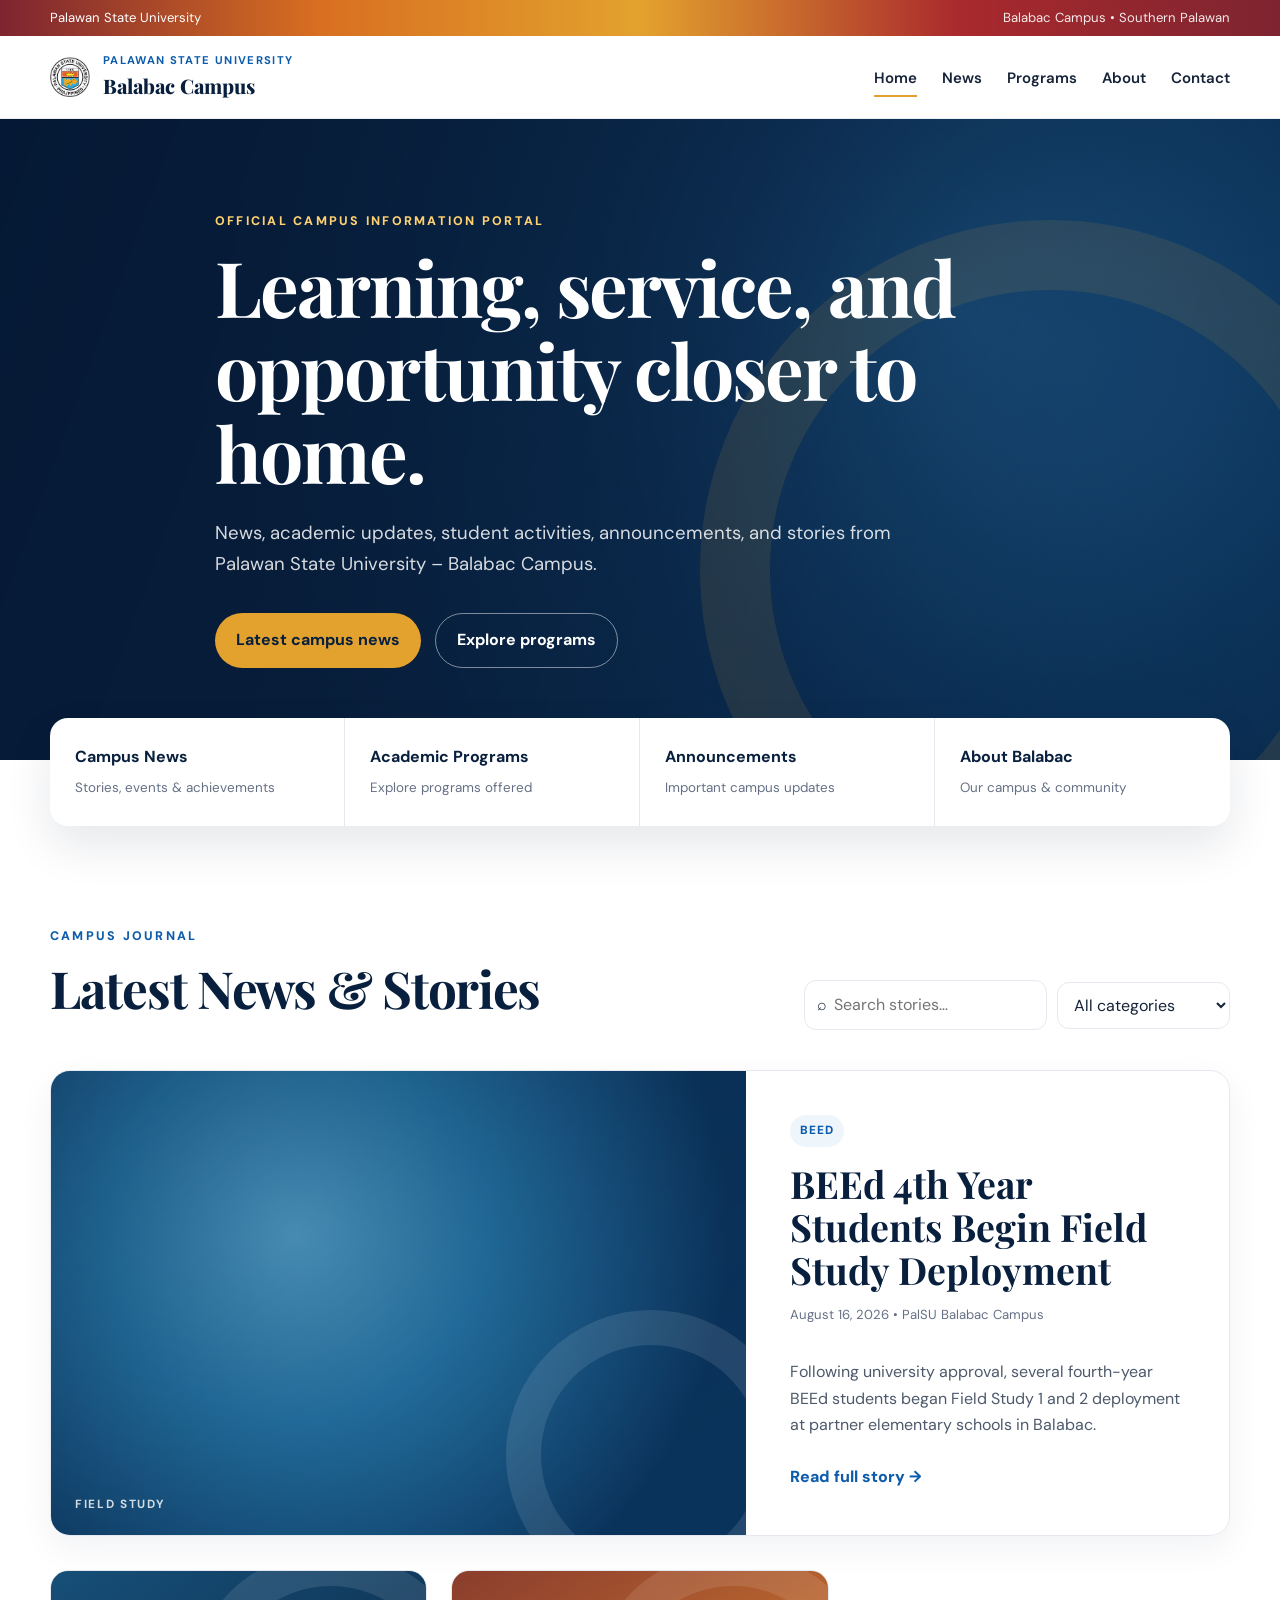
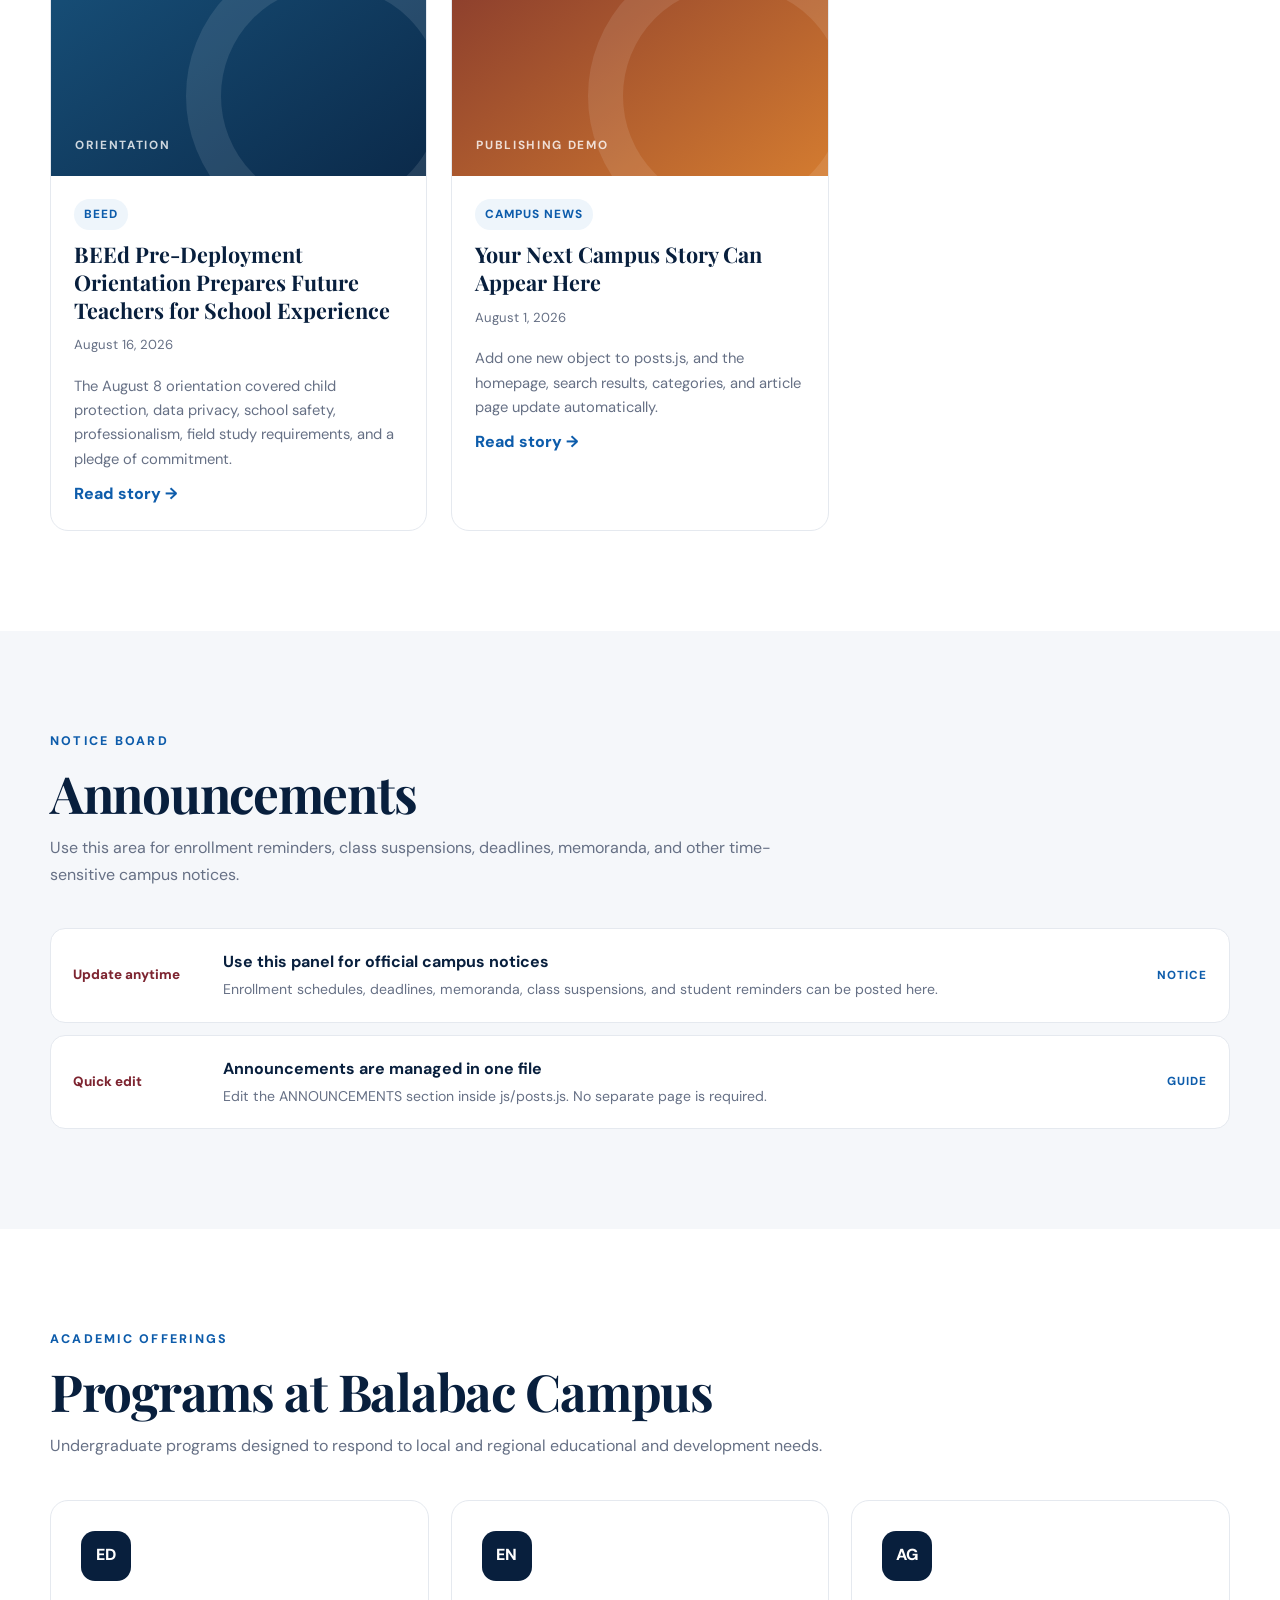
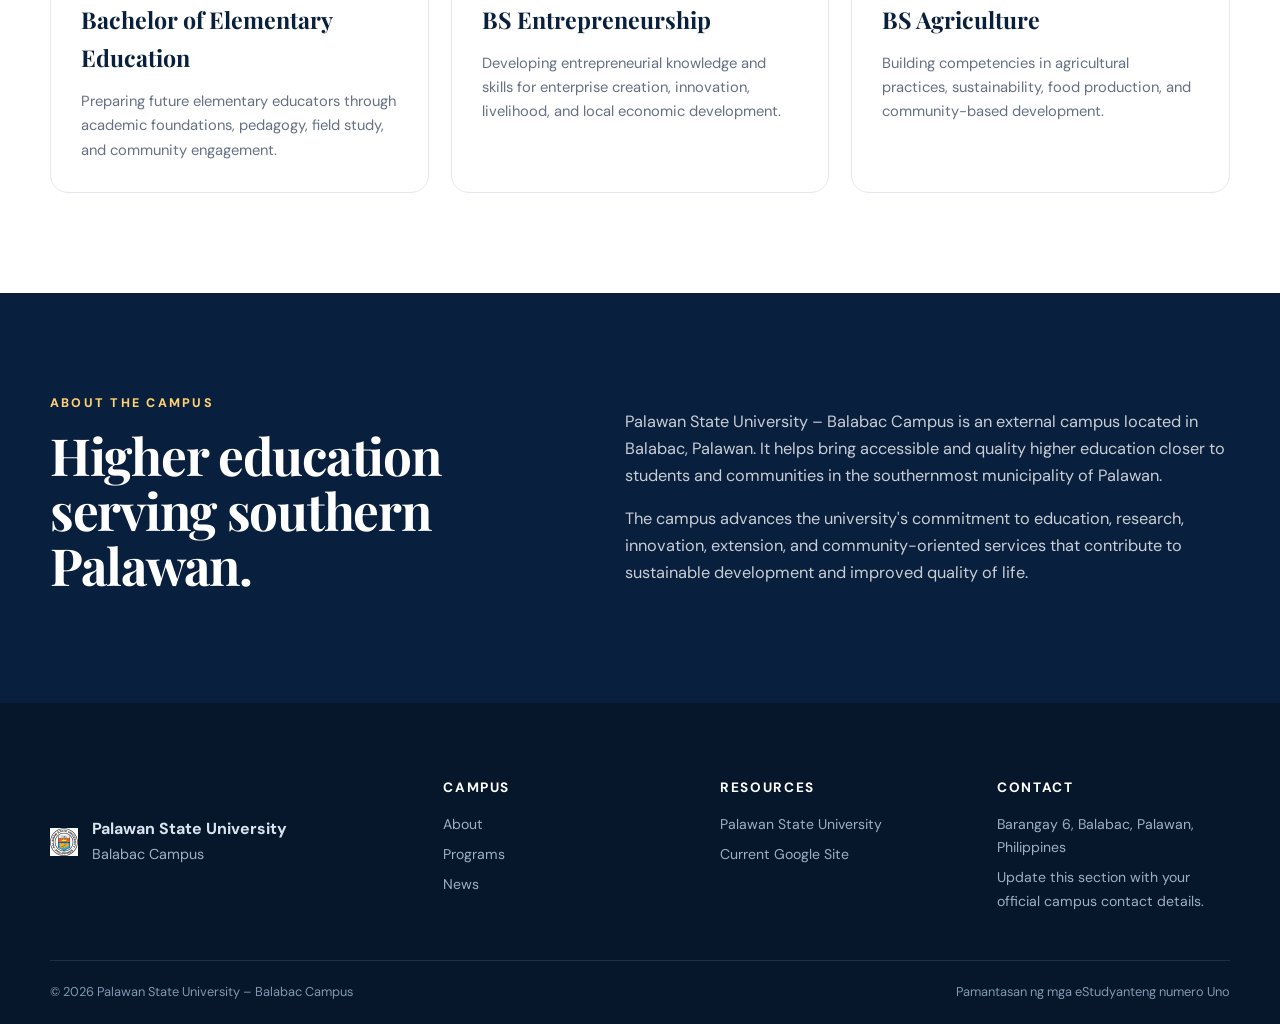
<file: index.html>
<!doctype html>
<html lang="en">
<head>
  <meta charset="utf-8">
  <meta name="viewport" content="width=device-width, initial-scale=1">
  <meta name="description" content="Palawan State University – Balabac Campus news, announcements, academic programs, and campus updates.">
  <title>PalSU Balabac Campus</title>
  <link rel="preconnect" href="https://fonts.googleapis.com">
  <link rel="preconnect" href="https://fonts.gstatic.com" crossorigin>
  <link href="https://fonts.googleapis.com/css2?family=DM+Sans:wght@400;500;600;700&family=Playfair+Display:wght@700;800&display=swap" rel="stylesheet">
  <link rel="stylesheet" href="css/style.css">
</head>
<body>
  <div class="top-strip">
    <div class="container top-strip-inner">
      <span>Palawan State University</span>
      <span class="top-strip-note">Balabac Campus • Southern Palawan</span>
    </div>
  </div>

  <header class="site-header">
    <div class="container header-inner">
      <a class="brand" href="index.html" aria-label="PalSU Balabac Campus home">
        <img
  src="images/palsu-logo.png"
  alt="Palawan State University logo"
  class="site-logo">
        <div>
          <div class="brand-kicker">Palawan State University</div>
          <div class="brand-name">Balabac Campus</div>
        </div>
      </a>
      <button class="nav-toggle" aria-label="Open menu" aria-expanded="false">☰</button>
      <nav class="main-nav" aria-label="Main navigation">
        <a class="active" href="index.html">Home</a>
        <a href="#news">News</a>
        <a href="#programs">Programs</a>
        <a href="#about">About</a>
        <a href="#contact">Contact</a>
      </nav>
    </div>
  </header>

  <main>
    <section class="hero">
      <div class="hero-overlay"></div>
      <div class="container hero-content">
        <p class="eyebrow">Official Campus Information Portal</p>
        <h1>Learning, service, and opportunity closer to home.</h1>
        <p class="hero-copy">
          News, academic updates, student activities, announcements, and stories
          from Palawan State University – Balabac Campus.
        </p>
        <div class="hero-actions">
          <a href="#news" class="button button-primary">Latest campus news</a>
          <a href="#programs" class="button button-ghost">Explore programs</a>
        </div>
      </div>
    </section>

    <section class="quick-links">
      <div class="container quick-links-grid">
        <a href="#news" class="quick-link"><strong>Campus News</strong><span>Stories, events & achievements</span></a>
        <a href="#programs" class="quick-link"><strong>Academic Programs</strong><span>Explore programs offered</span></a>
        <a href="#announcements" class="quick-link"><strong>Announcements</strong><span>Important campus updates</span></a>
        <a href="#about" class="quick-link"><strong>About Balabac</strong><span>Our campus & community</span></a>
      </div>
    </section>

    <section class="section" id="news">
      <div class="container">
        <div class="section-heading split-heading">
          <div>
            <p class="eyebrow dark">Campus Journal</p>
            <h2>Latest News & Stories</h2>
          </div>
          <div class="filters">
            <label class="search-box">
              <span aria-hidden="true">⌕</span>
              <input id="searchInput" type="search" placeholder="Search stories…" autocomplete="off">
            </label>
            <select id="categoryFilter" aria-label="Filter by category">
              <option value="all">All categories</option>
            </select>
          </div>
        </div>

        <div id="featuredStory" class="featured-story"></div>
        <div id="postsGrid" class="posts-grid" aria-live="polite"></div>
        <div id="emptyState" class="empty-state" hidden>No stories match your search.</div>
      </div>
    </section>

    <section class="section section-soft" id="announcements">
      <div class="container">
        <div class="section-heading">
          <p class="eyebrow dark">Notice Board</p>
          <h2>Announcements</h2>
          <p>Use this area for enrollment reminders, class suspensions, deadlines, memoranda, and other time-sensitive campus notices.</p>
        </div>
        <div class="announcement-list" id="announcementList"></div>
      </div>
    </section>

    <section class="section" id="programs">
      <div class="container">
        <div class="section-heading">
          <p class="eyebrow dark">Academic Offerings</p>
          <h2>Programs at Balabac Campus</h2>
          <p>Undergraduate programs designed to respond to local and regional educational and development needs.</p>
        </div>
        <div class="program-grid">
          <article class="program-card">
            <div class="program-icon">ED</div>
            <h3>Bachelor of Elementary Education</h3>
            <p>Preparing future elementary educators through academic foundations, pedagogy, field study, and community engagement.</p>
          </article>
          <article class="program-card">
            <div class="program-icon">EN</div>
            <h3>BS Entrepreneurship</h3>
            <p>Developing entrepreneurial knowledge and skills for enterprise creation, innovation, livelihood, and local economic development.</p>
          </article>
          <article class="program-card">
            <div class="program-icon">AG</div>
            <h3>BS Agriculture</h3>
            <p>Building competencies in agricultural practices, sustainability, food production, and community-based development.</p>
          </article>
        </div>
      </div>
    </section>

    <section class="section campus-intro" id="about">
      <div class="container campus-intro-grid">
        <div>
          <p class="eyebrow dark">About the Campus</p>
          <h2>Higher education serving southern Palawan.</h2>
        </div>
        <div class="campus-copy">
          <p>
            Palawan State University – Balabac Campus is an external campus located in
            Balabac, Palawan. It helps bring accessible and quality higher education
            closer to students and communities in the southernmost municipality of Palawan.
          </p>
          <p>
            The campus advances the university's commitment to education, research,
            innovation, extension, and community-oriented services that contribute to
            sustainable development and improved quality of life.
          </p>
        </div>
      </div>
    </section>
  </main>

  <footer id="contact">
    <div class="container footer-grid">
      <div class="footer-brand">
       <img
  src="images/palsu-logo.png"
  alt="Palawan State University logo"
  class="site-logo footer-logo">
        <div>
          <strong>Palawan State University</strong>
          <span>Balabac Campus</span>
        </div>
      </div>
      <div>
        <h3>Campus</h3>
        <a href="#about">About</a>
        <a href="#programs">Programs</a>
        <a href="#news">News</a>
      </div>
      <div>
        <h3>Resources</h3>
        <a href="https://psu.palawan.edu.ph/" target="_blank" rel="noopener">Palawan State University</a>
        <a href="https://sites.google.com/psu.palawan.edu.ph/palsu-balabaccampus/home" target="_blank" rel="noopener">Current Google Site</a>
      </div>
      <div>
        <h3>Contact</h3>
        <p>Barangay 6, Balabac, Palawan, Philippines</p>
        <p>Update this section with your official campus contact details.</p>
      </div>
    </div>
    <div class="container footer-bottom">
      <span>© <span id="year"></span> Palawan State University – Balabac Campus</span>
      <span>Pamantasan ng mga eStudyanteng numero Uno</span>
    </div>
  </footer>

  <script src="js/posts.js"></script>
  <script src="js/main.js"></script>
</body>
</html>
</file>
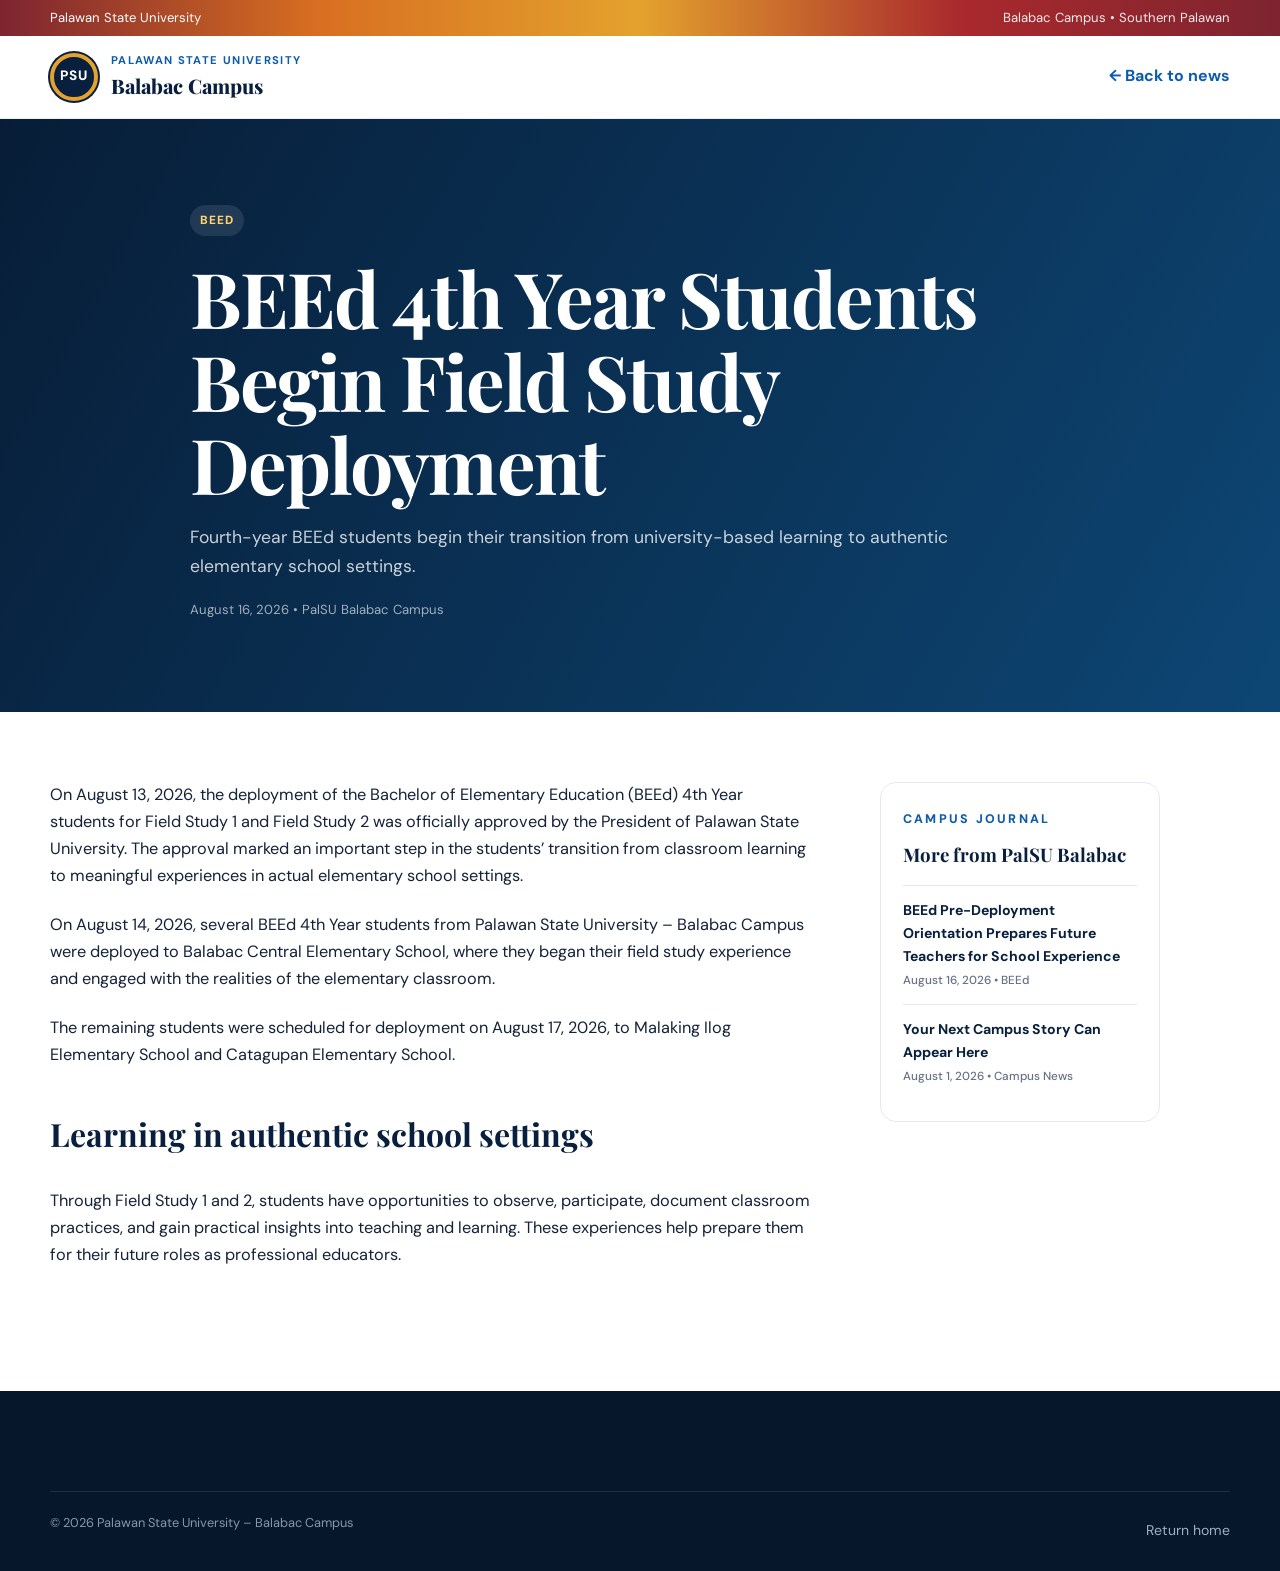
<file: post.html>
<!doctype html>
<html lang="en">
<head>
  <meta charset="utf-8">
  <meta name="viewport" content="width=device-width, initial-scale=1">
  <title>Campus Story | PalSU Balabac Campus</title>
  <link rel="preconnect" href="https://fonts.googleapis.com">
  <link rel="preconnect" href="https://fonts.gstatic.com" crossorigin>
  <link href="https://fonts.googleapis.com/css2?family=DM+Sans:wght@400;500;600;700&family=Playfair+Display:wght@700;800&display=swap" rel="stylesheet">
  <link rel="stylesheet" href="css/style.css">
</head>
<body>
  <div class="top-strip">
    <div class="container top-strip-inner">
      <span>Palawan State University</span>
      <span class="top-strip-note">Balabac Campus • Southern Palawan</span>
    </div>
  </div>

  <header class="site-header">
    <div class="container header-inner">
      <a class="brand" href="index.html">
        <div class="brand-mark" aria-hidden="true">PSU</div>
        <div>
          <div class="brand-kicker">Palawan State University</div>
          <div class="brand-name">Balabac Campus</div>
        </div>
      </a>
      <a class="back-link" href="index.html#news">← Back to news</a>
    </div>
  </header>

  <main id="articlePage">
    <section class="article-hero">
      <div class="container article-header" id="articleHeader"></div>
    </section>
    <article class="container article-layout">
      <div class="article-content" id="articleContent"></div>
      <aside class="article-aside">
        <div class="aside-box">
          <span class="eyebrow dark">Campus Journal</span>
          <h3>More from PalSU Balabac</h3>
          <div id="relatedPosts"></div>
        </div>
      </aside>
    </article>
  </main>

  <footer>
    <div class="container footer-bottom">
      <span>© <span id="year"></span> Palawan State University – Balabac Campus</span>
      <a href="index.html">Return home</a>
    </div>
  </footer>

  <script src="js/posts.js"></script>
  <script src="js/post.js"></script>
</body>
</html>
</file>
<file: css/style.css>
:root{
  --navy:#081f3d;
  --navy-2:#0c2e57;
  --blue:#0d5cab;
  --gold:#e3a22d;
  --orange:#d86f21;
  --maroon:#7d2430;
  --red:#a9292d;
  --ink:#152238;
  --muted:#667085;
  --line:#e5e9ef;
  --soft:#f5f7fa;
  --white:#ffffff;
  --shadow:0 20px 45px rgba(8,31,61,.10);
  --radius:20px;
}

*{box-sizing:border-box}
html{scroll-behavior:smooth}
body{
  margin:0;
  color:var(--ink);
  font-family:"DM Sans",system-ui,-apple-system,BlinkMacSystemFont,"Segoe UI",sans-serif;
  background:#fff;
  line-height:1.65;
}
img{max-width:100%;display:block}
a{color:inherit;text-decoration:none}
button,input,select{font:inherit}
.container{width:min(1180px,calc(100% - 40px));margin-inline:auto}

.top-strip{
  color:#fff;
  background:linear-gradient(90deg,var(--maroon),var(--orange),var(--gold),var(--red),var(--maroon));
  font-size:.82rem;
}
.top-strip-inner{display:flex;justify-content:space-between;gap:20px;padding:7px 0}
.top-strip-note{opacity:.9}

.site-header{
  position:sticky;
  top:0;
  z-index:50;
  background:rgba(255,255,255,.96);
  backdrop-filter:blur(16px);
  border-bottom:1px solid rgba(8,31,61,.08);
}
.header-inner{min-height:82px;display:flex;align-items:center;justify-content:space-between;gap:28px}
.brand{display:flex;align-items:center;gap:13px}
.brand-mark{
  width:48px;height:48px;border-radius:50%;
  display:grid;place-items:center;
  color:#fff;font-weight:800;font-size:.85rem;letter-spacing:.08em;
  background:var(--navy);
  border:4px solid var(--gold);
  box-shadow:0 0 0 2px var(--navy);
}
.brand-mark.small{width:42px;height:42px;font-size:.72rem}
.brand-kicker{text-transform:uppercase;letter-spacing:.12em;font-size:.70rem;font-weight:700;color:var(--blue)}
.brand-name{font-family:"Playfair Display",serif;font-size:1.25rem;font-weight:800;color:var(--navy)}
.main-nav{display:flex;align-items:center;gap:25px;font-size:.94rem;font-weight:600}
.main-nav a{position:relative;padding:28px 0 24px}
.main-nav a:after{
  content:"";position:absolute;left:0;right:100%;bottom:18px;height:2px;background:var(--gold);transition:.2s;
}
.main-nav a:hover:after,.main-nav a.active:after{right:0}
.nav-toggle{display:none;border:0;background:transparent;font-size:1.6rem;color:var(--navy);cursor:pointer}
.back-link{font-weight:700;color:var(--blue)}

.hero{
  min-height:620px;
  position:relative;
  display:flex;
  align-items:center;
  color:#fff;
  background:
    linear-gradient(110deg,rgba(5,25,52,.96) 0%,rgba(8,31,61,.78) 52%,rgba(8,31,61,.34) 100%),
    radial-gradient(circle at 75% 30%,#2c81bd 0,#0f416e 38%,#081f3d 72%);
  overflow:hidden;
}
.hero:after{
  content:"";
  position:absolute;right:-120px;bottom:-160px;
  width:560px;height:560px;border-radius:50%;
  border:70px solid rgba(227,162,45,.11);
}
.hero-content{position:relative;z-index:2;max-width:850px;padding:92px 0}
.eyebrow{
  margin:0 0 14px;
  font-size:.78rem;
  font-weight:800;
  letter-spacing:.18em;
  text-transform:uppercase;
  color:#ffd171;
}
.eyebrow.dark{color:var(--blue)}
.hero h1,.section h2,.article-header h1{
  font-family:"Playfair Display",serif;
  line-height:1.08;
  letter-spacing:-.025em;
}
.hero h1{font-size:clamp(3rem,6vw,5.5rem);max-width:900px;margin:0 0 24px}
.hero-copy{max-width:720px;font-size:1.16rem;color:rgba(255,255,255,.84);margin:0 0 34px}
.hero-actions{display:flex;gap:14px;flex-wrap:wrap}
.button{display:inline-flex;align-items:center;justify-content:center;padding:13px 21px;border-radius:999px;font-weight:700}
.button-primary{background:var(--gold);color:var(--navy)}
.button-primary:hover{background:#f0b747}
.button-ghost{border:1px solid rgba(255,255,255,.48);color:#fff}
.button-ghost:hover{background:rgba(255,255,255,.08)}

.quick-links{margin-top:-42px;position:relative;z-index:4}
.quick-links-grid{display:grid;grid-template-columns:repeat(4,1fr);background:#fff;border-radius:18px;box-shadow:var(--shadow);overflow:hidden}
.quick-link{padding:26px 25px;border-right:1px solid var(--line);transition:.2s}
.quick-link:last-child{border-right:0}
.quick-link:hover{background:var(--soft);transform:translateY(-2px)}
.quick-link strong{display:block;color:var(--navy);font-size:1rem;margin-bottom:4px}
.quick-link span{font-size:.84rem;color:var(--muted)}

.section{padding:100px 0}
.section-soft{background:var(--soft)}
.section-heading{max-width:780px;margin-bottom:40px}
.section-heading h2{font-size:clamp(2.2rem,4vw,3.6rem);color:var(--navy);margin:0 0 14px}
.section-heading p{color:var(--muted);margin-top:0}
.split-heading{max-width:none;display:flex;justify-content:space-between;align-items:flex-end;gap:30px}
.filters{display:flex;gap:10px;align-items:center;flex-wrap:wrap}
.search-box{display:flex;align-items:center;gap:7px;border:1px solid var(--line);border-radius:12px;padding:0 12px;background:#fff}
.search-box input{border:0;outline:0;padding:11px 0;width:200px}
select{border:1px solid var(--line);background:#fff;border-radius:12px;padding:11px 34px 11px 12px;color:var(--ink)}

.featured-story{
  display:grid;
  grid-template-columns:1.18fr .82fr;
  min-height:430px;
  border:1px solid var(--line);
  border-radius:var(--radius);
  overflow:hidden;
  margin-bottom:34px;
  box-shadow:0 12px 34px rgba(8,31,61,.06);
}
.featured-visual{
  position:relative;
  background:
    linear-gradient(145deg,rgba(8,31,61,.28),rgba(13,92,171,.05)),
    radial-gradient(circle at 35% 35%,#57a4cb 0,#2574a4 35%,#0a3158 80%);
  min-height:360px;
  overflow:hidden;
}
.featured-visual:before,
.story-thumb:before{
  content:"";
  position:absolute;
  width:220px;height:220px;border-radius:50%;
  border:35px solid rgba(255,255,255,.10);
  right:-50px;bottom:-65px;
}
.featured-visual .visual-label,
.story-thumb .visual-label{
  position:absolute;left:24px;bottom:20px;
  color:rgba(255,255,255,.8);
  font-size:.74rem;font-weight:700;letter-spacing:.14em;text-transform:uppercase;
}
.featured-body{padding:44px;display:flex;flex-direction:column;justify-content:center}
.badge{display:inline-flex;align-self:flex-start;background:#eef5fb;color:var(--blue);padding:6px 10px;border-radius:999px;font-size:.74rem;font-weight:800;text-transform:uppercase;letter-spacing:.08em}
.featured-body h3{font-family:"Playfair Display",serif;color:var(--navy);font-size:2.35rem;line-height:1.15;margin:15px 0 12px}
.meta{font-size:.82rem;color:var(--muted);margin-bottom:18px}
.featured-body p{color:#4d596b}
.read-more{display:inline-flex;align-items:center;gap:6px;color:var(--blue);font-weight:800;margin-top:10px}
.read-more:hover{gap:10px}

.posts-grid{display:grid;grid-template-columns:repeat(3,1fr);gap:24px}
.story-card{border:1px solid var(--line);border-radius:18px;overflow:hidden;background:#fff;transition:.22s}
.story-card:hover{transform:translateY(-5px);box-shadow:0 18px 38px rgba(8,31,61,.09)}
.story-thumb{height:205px;position:relative;background:linear-gradient(145deg,#174f78,#0b2a4a);overflow:hidden}
.story-card:nth-child(3n+2) .story-thumb{background:linear-gradient(145deg,#8a3d2d,#d37b30)}
.story-card:nth-child(3n+3) .story-thumb{background:linear-gradient(145deg,#1d6d63,#0d3f50)}
.story-body{padding:23px}
.story-body h3{font-family:"Playfair Display",serif;color:var(--navy);font-size:1.35rem;line-height:1.28;margin:11px 0 10px}
.story-body p{font-size:.92rem;color:var(--muted);margin-bottom:0}
.empty-state{text-align:center;padding:40px;color:var(--muted)}

.announcement-list{display:grid;gap:12px}
.announcement{
  background:#fff;border:1px solid var(--line);border-radius:15px;padding:20px 22px;
  display:grid;grid-template-columns:130px 1fr auto;gap:20px;align-items:center;
}
.announcement-date{font-weight:800;color:var(--maroon);font-size:.84rem}
.announcement h3{font-size:1rem;margin:0 0 3px;color:var(--navy)}
.announcement p{font-size:.88rem;color:var(--muted);margin:0}
.announcement-tag{font-size:.73rem;text-transform:uppercase;letter-spacing:.08em;font-weight:800;color:var(--blue)}

.program-grid{display:grid;grid-template-columns:repeat(3,1fr);gap:22px}
.program-card{border:1px solid var(--line);border-radius:18px;padding:30px;background:#fff}
.program-icon{width:50px;height:50px;border-radius:14px;display:grid;place-items:center;background:var(--navy);color:#fff;font-weight:800;margin-bottom:20px}
.program-card h3{font-family:"Playfair Display",serif;font-size:1.45rem;color:var(--navy);margin:0 0 12px}
.program-card p{color:var(--muted);font-size:.92rem;margin:0}

.campus-intro{background:var(--navy);color:#fff}
.campus-intro .eyebrow{color:#ffd171}
.campus-intro h2{color:#fff;font-size:clamp(2.3rem,4vw,3.8rem);margin:0}
.campus-intro-grid{display:grid;grid-template-columns:.9fr 1.1fr;gap:80px}
.campus-copy p{color:rgba(255,255,255,.78);font-size:1.02rem}

footer{background:#06172c;color:#d9e4ef;padding:60px 0 22px}
.footer-grid{display:grid;grid-template-columns:1.5fr repeat(3,1fr);gap:44px}
.footer-brand{display:flex;align-items:center;gap:14px}
.footer-brand strong,.footer-brand span{display:block}
.footer-brand span{color:#9db0c3;font-size:.9rem}
footer h3{font-size:.85rem;text-transform:uppercase;letter-spacing:.12em;color:#fff}
footer a,footer p{display:block;color:#9db0c3;font-size:.88rem;margin:7px 0}
footer a:hover{color:#fff}
.footer-bottom{border-top:1px solid rgba(255,255,255,.1);margin-top:40px;padding-top:20px;display:flex;justify-content:space-between;gap:20px;color:#8298ae;font-size:.8rem}

.article-hero{background:linear-gradient(120deg,#071d37,#0d4674);color:#fff;padding:86px 0 74px}
.article-header{max-width:900px}
.article-header .badge{background:rgba(255,255,255,.1);color:#ffd171}
.article-header h1{font-size:clamp(2.8rem,6vw,5rem);margin:20px 0 18px}
.article-header .article-deck{font-size:1.1rem;color:rgba(255,255,255,.78);max-width:760px}
.article-header .meta{color:rgba(255,255,255,.62)}
.article-layout{display:grid;grid-template-columns:minmax(0,760px) 280px;gap:70px;padding-top:70px;padding-bottom:100px}
.article-content{font-size:1.02rem}
.article-content h2{font-family:"Playfair Display",serif;color:var(--navy);font-size:2rem;margin-top:40px}
.article-content p{margin:0 0 22px}
.article-content blockquote{margin:34px 0;padding:18px 24px;border-left:4px solid var(--gold);background:var(--soft);font-family:"Playfair Display",serif;font-size:1.25rem}
.article-aside{position:relative}
.aside-box{position:sticky;top:110px;border:1px solid var(--line);border-radius:16px;padding:22px}
.aside-box h3{font-family:"Playfair Display",serif;color:var(--navy);margin:8px 0 14px}
.related-link{display:block;border-top:1px solid var(--line);padding:13px 0;font-size:.88rem;font-weight:700;color:var(--navy)}
.related-link small{display:block;color:var(--muted);font-weight:500;margin-top:3px}

@media (max-width:900px){
  .main-nav{display:none;position:absolute;left:20px;right:20px;top:78px;background:#fff;border:1px solid var(--line);border-radius:14px;box-shadow:var(--shadow);padding:10px;flex-direction:column;align-items:stretch;gap:0}
  .main-nav.open{display:flex}
  .main-nav a{padding:12px}
  .main-nav a:after{display:none}
  .nav-toggle{display:block}
  .quick-links-grid,.program-grid,.posts-grid{grid-template-columns:repeat(2,1fr)}
  .quick-link:nth-child(2){border-right:0}
  .quick-link{border-bottom:1px solid var(--line)}
  .featured-story{grid-template-columns:1fr}
  .campus-intro-grid,.article-layout{grid-template-columns:1fr;gap:35px}
  .article-aside{display:none}
  .footer-grid{grid-template-columns:repeat(2,1fr)}
}
@media (max-width:640px){
  .container{width:min(100% - 28px,1180px)}
  .top-strip-note{display:none}
  .brand-kicker{font-size:.61rem}
  .brand-name{font-size:1.05rem}
  .brand-mark{width:42px;height:42px}
  .hero{min-height:560px}
  .hero-content{padding:70px 0}
  .hero h1{font-size:3.1rem}
  .quick-links{margin-top:-28px}
  .quick-links-grid,.program-grid,.posts-grid,.footer-grid{grid-template-columns:1fr}
  .quick-link{border-right:0}
  .section{padding:72px 0}
  .split-heading{align-items:flex-start;flex-direction:column}
  .filters{width:100%}
  .search-box{flex:1}
  .search-box input{width:100%}
  select{width:100%}
  .featured-body{padding:28px}
  .featured-body h3{font-size:1.9rem}
  .announcement{grid-template-columns:1fr;gap:7px}
  .announcement-tag{justify-self:start}
  .campus-intro-grid{gap:20px}
  .footer-bottom{flex-direction:column}
  .article-hero{padding:60px 0}
  .article-layout{padding-top:45px}
}
.site-logo {
  width: 40px;
  height: 40px;
  object-fit: contain;
  flex-shrink: 0;
}

.footer-logo {
  width: 28px;
  height: 28px;
}

@media (max-width: 600px) {
  .site-logo {
    width: 22px;
    height: 22px;
  }

  .footer-logo {
    width: 22px;
    height: 22px;
  }
}
</file>
